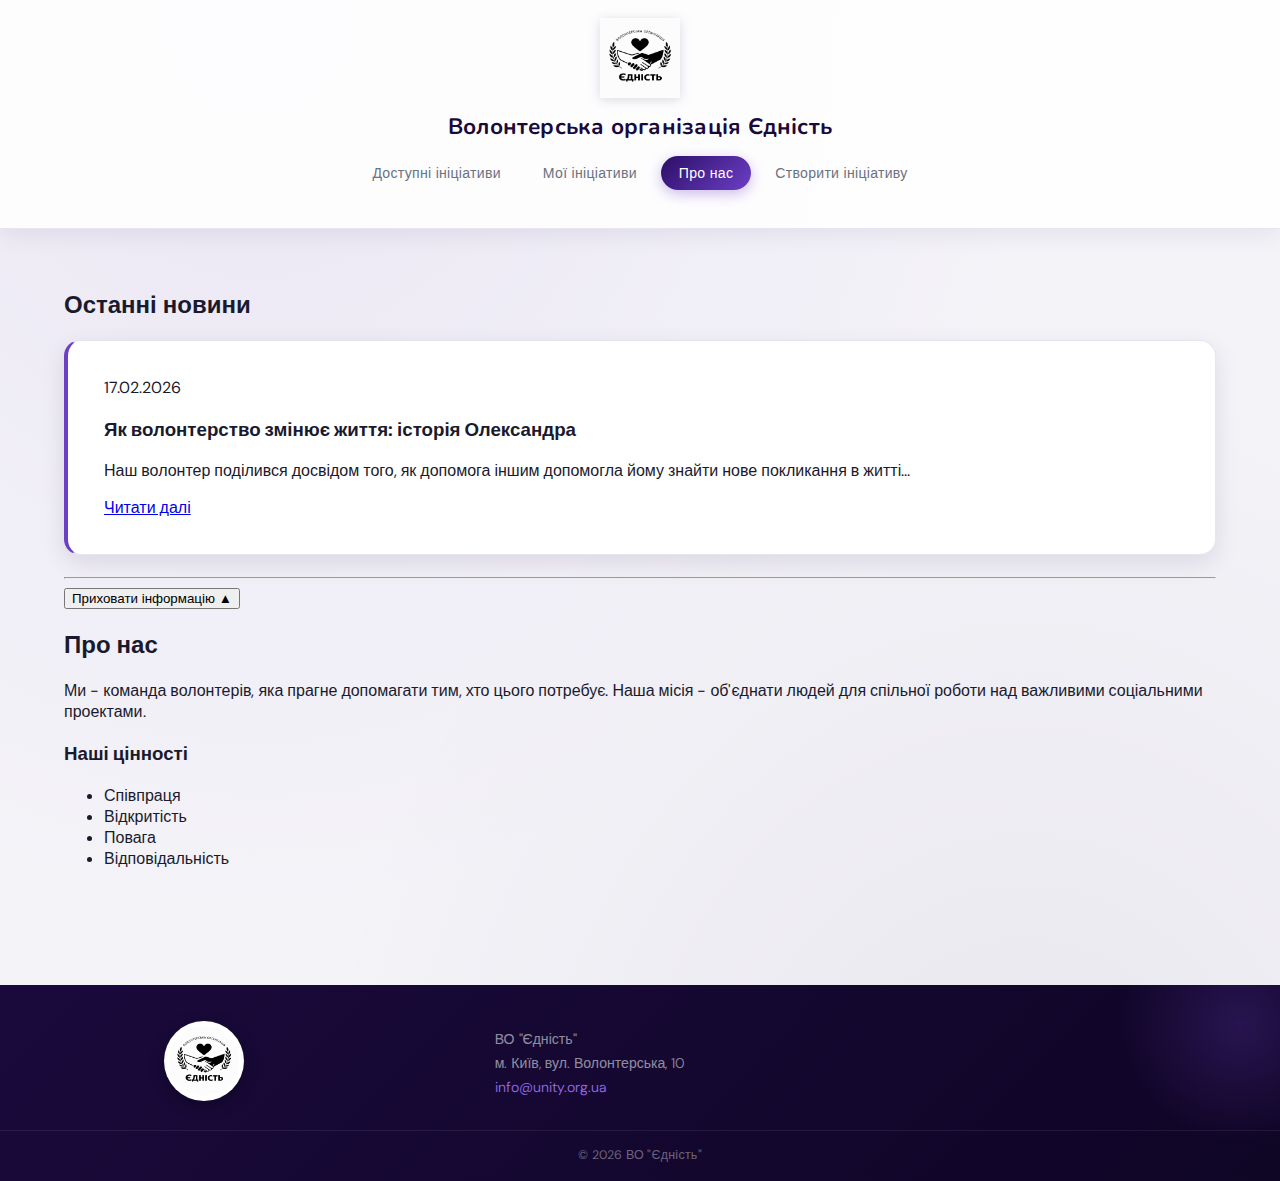
<file: index.html>
<!DOCTYPE html> 
<html lang="uk">
<head>
    <meta charset="UTF-8">
    <meta name="viewport" content="width=device-width, initial-scale=1.0">
    <title> ВО Єдність</title>
    <link rel="stylesheet" href="styles.css" />
</head>
<body>
    <header>
        <img src="logo1.png" alt="Логотип організації Єдність" width="100">
        <h1>Волонтерська організація Єдність</h1>
        <nav>
            <ul>
                <li><a href="projects.html">Доступні ініціативи</a></li>
                <li><a href="my-projects.html">Мої ініціативи</a></li>
                <li><a href="index.html" class="active">Про нас</a></li>
                <li><a href="form-initiative.html">Створити ініціативу</a></li>
            </ul>
        </nav>
    </header>

    <main>
        <section class="articles-section">
            <h2>Останні новини</h2>
            <article class="news-article">
                <span class="date">17.02.2026</span>
                <h3>Як волонтерство змінює життя: історія Олександра</h3>
                <p>Наш волонтер поділився досвідом того, як допомога іншим допомогла йому знайти нове покликання в житті...</p>
                <a href="news.html" class="read-more">Читати далі</a>
            </article>
        <hr>

        <button id="toggle-about-btn" class="toggle-btn">Приховати інформацію ▲</button>

        <section id="about">
            <h2>Про нас</h2>
            <p>Ми - команда волонтерів, яка прагне допомагати тим, хто цього потребує. Наша місія - об'єднати людей для спільної роботи над важливими соціальними проектами.</p>
            
            <h3>Наші цінності</h3>
            <ul class="values-list">
                <li>Співпраця</li>
                <li>Відкритість</li>
                <li>Повага</li>
                <li>Відповідальність</li>
            </ul>
        </section>
    </main>

    <footer>
        <div class="footer-container">
            <div class="footer-logo"><img src="logo1.png" alt="Лого"></div>
            <div class="footer-info">
                <p><strong>ВО "Єдність"</strong></p>
                <p>м. Київ, вул. Волонтерська, 10</p>
                <p><a href="mailto:info@unity.org.ua">info@unity.org.ua</a></p>
            </div>
        </div>
        <div class="footer-bottom">&copy; 2026 ВО "Єдність"</div>
    </footer>

    <script src="script.js"></script>
</body>
</html>
</file>
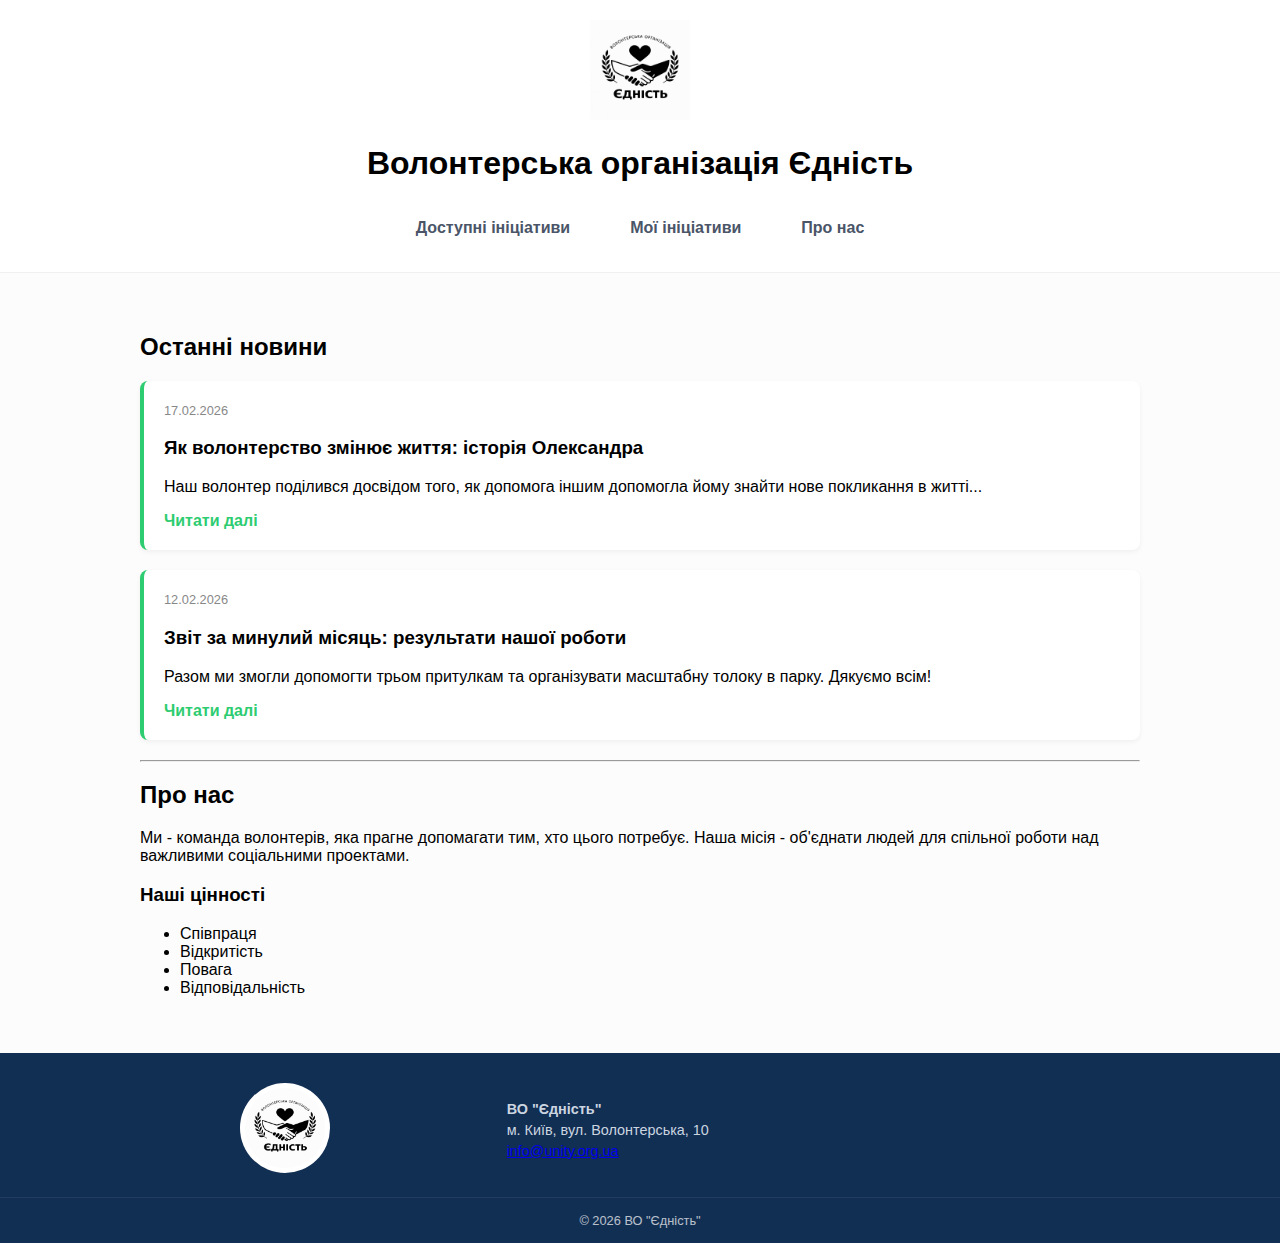
<file: laba1/index.html>
<!DOCTYPE html> 
<html lang="uk">
<head>
    <meta charset="UTF-8">
    <meta name="viewport" content="width=device-width, initial-scale=1.0">
    <title> ВО Єдність</title>
    <link rel="stylesheet" href="styles.css" />
</head>
<body>
    <header>
        <img src="logo1.png" alt="Логотип організації Єдність" width="100">
        <h1>Волонтерська організація Єдність</h1>
        <nav>
            <ul>
                <li><a href="projects.html">Доступні ініціативи</a></li>
                <li><a href="my-projects.html">Мої ініціативи</a></li>
                <li><a href="#about">Про нас</a></li>
            </ul>
        </nav>
    </header>

    <main>
        <section class="articles-section">
            <h2>Останні новини</h2>
            <article class="news-article">
                <span class="date">17.02.2026</span>
                <h3>Як волонтерство змінює життя: історія Олександра</h3>
                <p>Наш волонтер поділився досвідом того, як допомога іншим допомогла йому знайти нове покликання в житті...</p>
                <a href="#" class="read-more">Читати далі</a>
            </article>

            <article class="news-article">
                <span class="date">12.02.2026</span>
                <h3>Звіт за минулий місяць: результати нашої роботи</h3>
                <p>Разом ми змогли допомогти трьом притулкам та організувати масштабну толоку в парку. Дякуємо всім!</p>
                <a href="#" class="read-more">Читати далі</a>
            </article>
        </section>

        <hr>

        <section id="about">
            <h2>Про нас</h2>
            <p>Ми - команда волонтерів, яка прагне допомагати тим, хто цього потребує. Наша місія - об'єднати людей для спільної роботи над важливими соціальними проектами.</p>
            
            <h3>Наші цінності</h3>
            <ul class="values-list">
                <li>Співпраця</li>
                <li>Відкритість</li>
                <li>Повага</li>
                <li>Відповідальність</li>
            </ul>
        </section>
    </main>

    <footer>
        <div class="footer-container">
            <div class="footer-logo"><img src="logo1.png" alt="Лого"></div>
            <div class="footer-info">
                <p><strong>ВО "Єдність"</strong></p>
                <p>м. Київ, вул. Волонтерська, 10</p>
                <p><a href="mailto:info@unity.org.ua">info@unity.org.ua</a></p>
            </div>
        </div>
        <div class="footer-bottom">&copy; 2026 ВО "Єдність"</div>
    </footer>
</body>
</html>
</file>
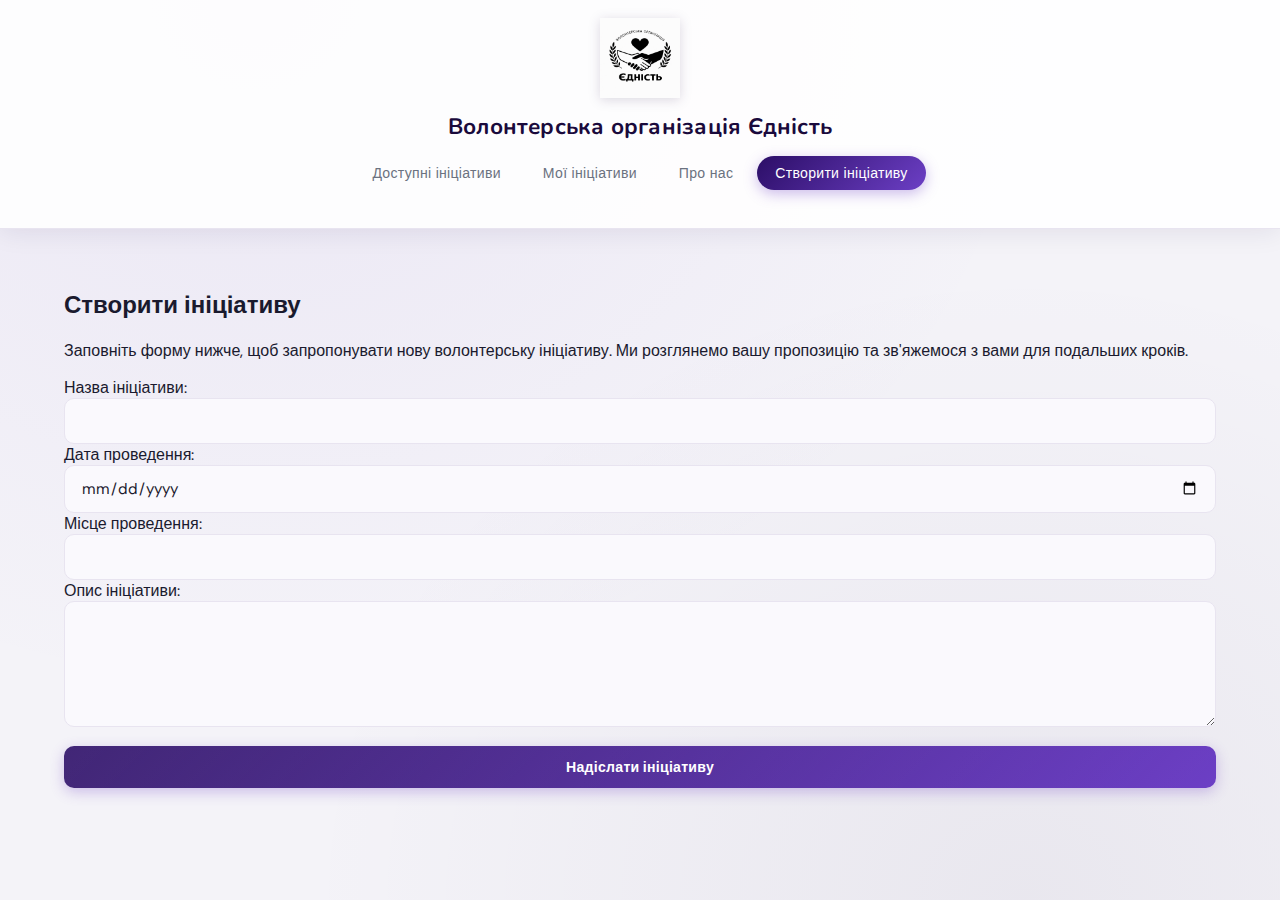
<file: form-initiative.html>
<!DOCTYPE html>
<html lang="uk">
<head>
    <meta charset="UTF-8">
    <meta name="viewport" content="width=device-width, initial-scale=1.0">
    <title>Створити ініціативу | ВО Єдність</title>
    <link rel="stylesheet" href="styles.css">
</head>
<body>

<header>
    <img src="logo1.png" alt="Логотип організації" width="100">
    <h1>Волонтерська організація Єдність</h1>
    <nav>
        <ul>
            <li><a href="projects.html">Доступні ініціативи</a></li>
            <li><a href="my-projects.html">Мої ініціативи</a></li>
            <li><a href="index.html">Про нас</a></li>
            <li><a href = "form-initiative.html" class="active">Створити ініціативу</a></li>
        </ul>
    </nav>
</header>
 <main>
        <section class="articles-section">
            <h2>Створити ініціативу</h2>
            <p>Заповніть форму нижче, щоб запропонувати нову волонтерську ініціативу. Ми розглянемо вашу пропозицію та зв'яжемося з вами для подальших кроків.</p>

            <form class="initiative-form">
                <label for="title">Назва ініціативи:</label>
                <input type="text" id="title" name="title" required>

                <label for="date">Дата проведення:</label>
                <input type="date" id="date" name="date" required>

                <label for="location">Місце проведення:</label>
                <input type="text" id="location" name="location" required>

                <label for="description">Опис ініціативи:</label>
                <textarea id="description" name="description" rows="5" required></textarea>

                <button type="submit" class="submit-btn">Надіслати ініціативу</button>
            </form>
</file>
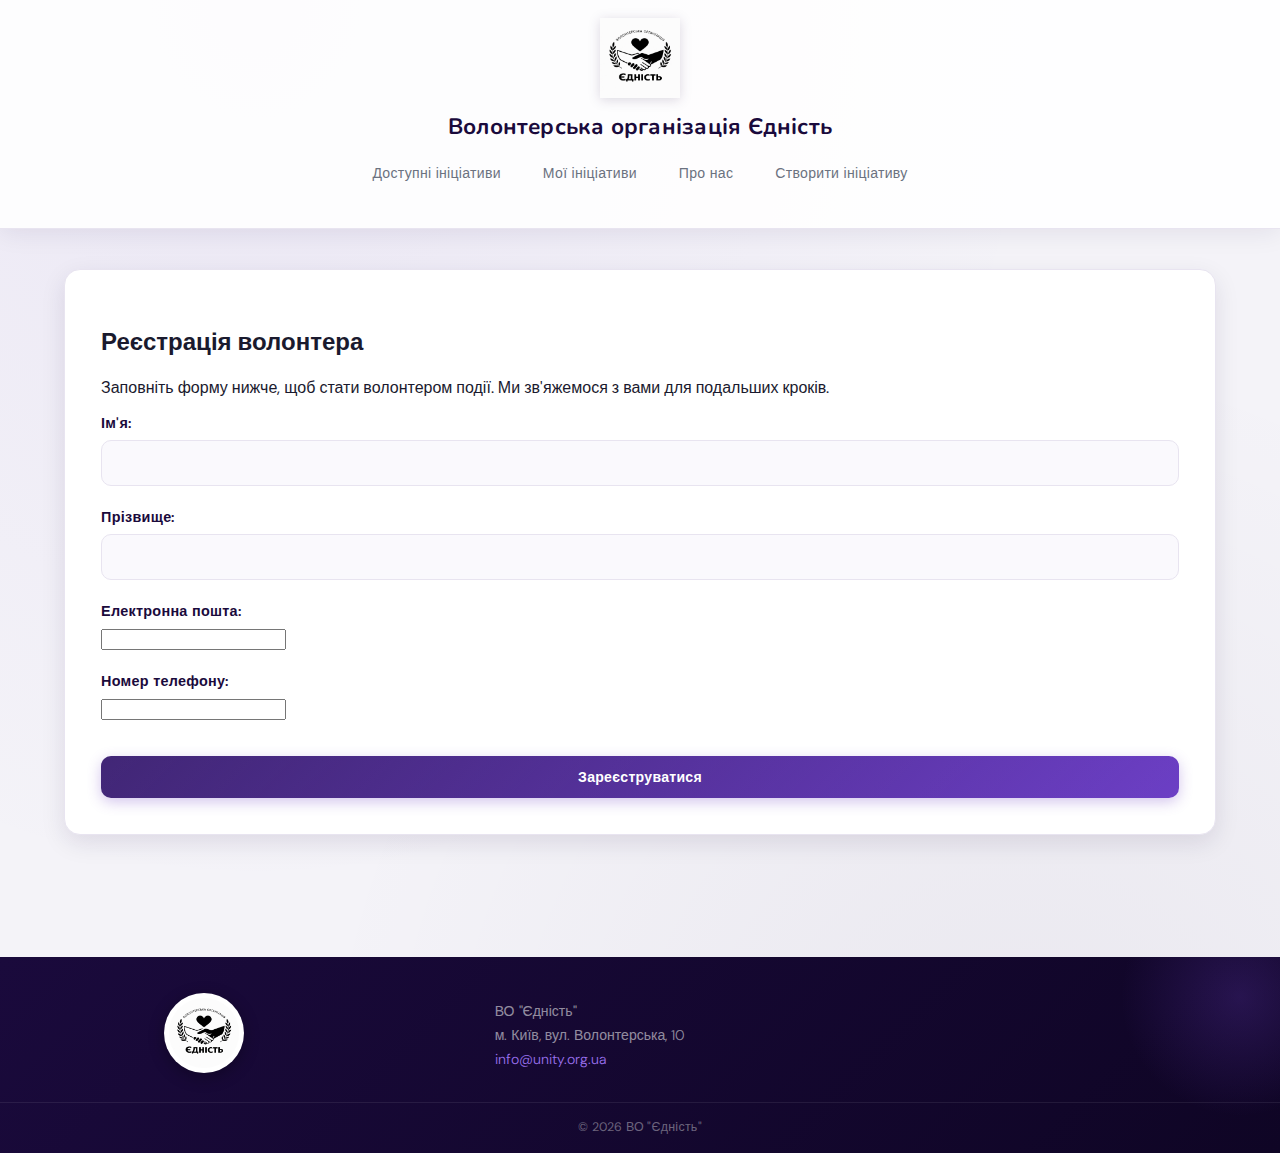
<file: form-registr.html>
<!DOCTYPE html> 
<html lang="uk">
<head>
    <meta charset="UTF-8">
    <meta name="viewport" content="width=device-width, initial-scale=1.0">
    <title>Реєстрація волонтера | ВО Єдність</title>
    <link rel="stylesheet" href="styles.css" />
</head>
<body>
    <header>
        <img src="logo1.png" alt="Логотип організації Єдність" width="100">
        <h1>Волонтерська організація Єдність</h1>
        <nav>
            <ul>
                <li><a href="projects.html">Доступні ініціативи</a></li>
                <li><a href="my-projects.html">Мої ініціативи</a></li>
                <li><a href="index.html">Про нас</a></li>
                <li><a href="form-initiative.html">Створити ініціативу</a></li>
            </ul>
        </nav>
    </header>

    <main>
        <section class="create-initiative-section">
            <h2>Реєстрація волонтера</h2>
            <p>Заповніть форму нижче, щоб стати волонтером події. Ми зв'яжемося з вами для подальших кроків.</p>

            <!-- Назва ініціативи підтягується автоматично через JS -->
            <div id="initiative-info"></div>

            <form class="registration-form initiative-form">
                <div class="form-group">
                    <label for="name">Ім'я:</label>
                    <input type="text" id="name" name="name">
                </div>
                <div class="form-group">
                    <label for="surname">Прізвище:</label>
                    <input type="text" id="surname" name="surname">
                </div>
                <div class="form-group">
                    <label for="email">Електронна пошта:</label>
                    <input type="email" id="email" name="email">
                </div>
                <div class="form-group">
                    <label for="phone">Номер телефону:</label>
                    <input type="tel" id="phone" name="phone">
                </div>
                <button type="submit" class="submit-btn">Зареєструватися</button>
            </form>

            <div id="form-result"></div>
        </section>
    </main>

    <footer>
        <div class="footer-container">
            <div class="footer-logo"><img src="logo1.png" alt="Лого"></div>
            <div class="footer-info">
                <p><strong>ВО "Єдність"</strong></p>
                <p>м. Київ, вул. Волонтерська, 10</p>
                <p><a href="mailto:info@unity.org.ua">info@unity.org.ua</a></p>
            </div>
        </div>
        <div class="footer-bottom">&copy; 2026 ВО "Єдність"</div>
    </footer>

    <script src="script.js"></script>
    <script>
        // Читаємо id ініціативи з URL: ?id=count-0
        const params = new URLSearchParams(window.location.search);
        const initiativeId = params.get('id');

        // Показуємо назву ініціативи якщо id є
        const initiative = allInitiatives.find(item => item.id === initiativeId);
        const infoBlock = document.getElementById('initiative-info');
        if (initiative) {
            infoBlock.innerHTML = `
                <div class="joined-badge" style="margin-bottom: 20px; font-size: 0.95rem; padding: 10px 18px;">
                    📋 Ви реєструєтесь на: <strong>${initiative.title}</strong>
                </div>
            `;
        }

        // Валідація і збереження форми
        const form = document.querySelector('.registration-form');
        form.addEventListener('submit', function (e) {
            e.preventDefault();

            const name = document.getElementById('name').value.trim();
            const surname = document.getElementById('surname').value.trim();
            const email = document.getElementById('email').value.trim();
            const phone = document.getElementById('phone').value.trim();

            const fields = [
                { value: name, name: "Ім'я" },
                { value: surname, name: 'Прізвище' },
                { value: email, name: 'Електронна пошта' },
                { value: phone, name: 'Номер телефону' }
            ];

            let errorMessage = '';
            for (let i = 0; i < fields.length; i++) {
                if (fields[i].value === '') {
                    errorMessage = `Будь ласка, заповніть поле: "${fields[i].name}"`;
                    break;
                }
            }

            const resultBox = document.getElementById('form-result');

            if (errorMessage) {
                resultBox.innerHTML = `<div class="form-error">⚠️ ${errorMessage}</div>`;
                return;
            }

            // Якщо є id ініціативи — зберігаємо її в MyProject і joinedIds
            if (initiativeId && initiative) {
                const MyProject = JSON.parse(localStorage.getItem('MyProject')) || [];
                if (!MyProject.includes(initiative.title)) {
                    MyProject.push(initiative.title);
                    localStorage.setItem('MyProject', JSON.stringify(MyProject));
                }

                const joinedIds = getJoinedIds();
                if (!joinedIds.includes(initiativeId)) {
                    joinedIds.push(initiativeId);
                    localStorage.setItem('joinedIds', JSON.stringify(joinedIds));
                }

                const volunteersCount = getVolunteersCount();
                if (volunteersCount[initiativeId] === undefined) {
                    volunteersCount[initiativeId] = Math.max(0, initiative.volunteers - 1);
                } else {
                    volunteersCount[initiativeId] = Math.max(0, volunteersCount[initiativeId] - 1);
                }
                localStorage.setItem('volunteersCount', JSON.stringify(volunteersCount));
            }

            resultBox.innerHTML = `
                <div class="form-success">
                    <h3>✅ Реєстрацію підтверджено!</h3>
                    <p><strong>Ім'я:</strong> ${name} ${surname}</p>
                    <p><strong>Email:</strong> ${email}</p>
                    <p><strong>Телефон:</strong> ${phone}</p>
                    ${initiative ? `<p><strong>Ініціатива:</strong> ${initiative.title}</p>` : ''}
                    <p style="margin-top: 14px;">Картка з'явилась у розділі <a href="my-projects.html" style="color: var(--accent); font-weight: 600;">Мої ініціативи</a> 🎉</p>
                </div>
            `;
            form.reset();
            form.style.display = 'none';
        });
    </script>
</body>
</html>
</file>
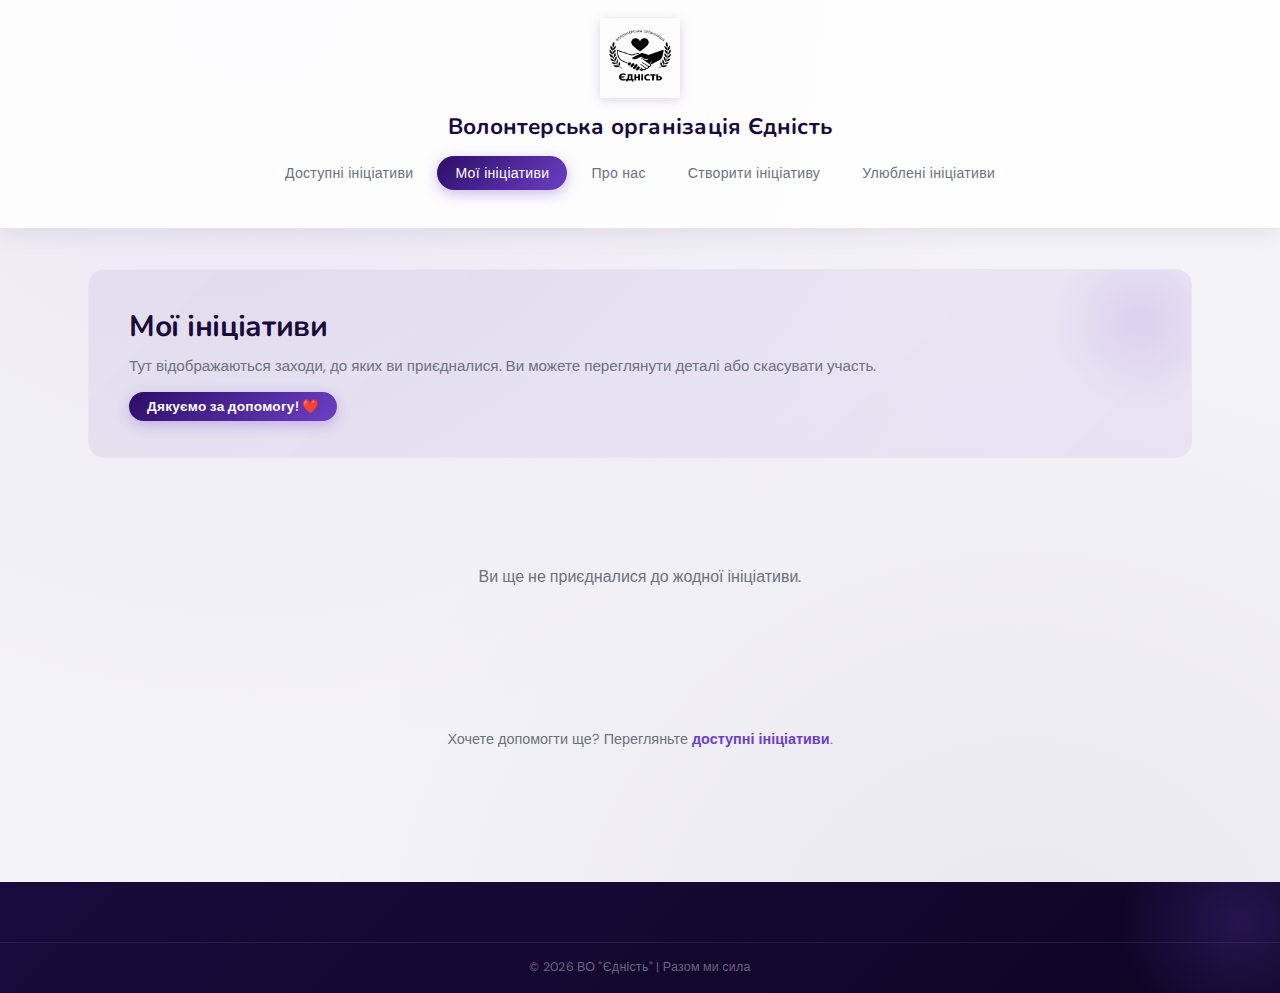
<file: my-projects.html>
<!DOCTYPE html>
<html lang="uk">
<head>
    <meta charset="UTF-8">
    <meta name="viewport" content="width=device-width, initial-scale=1.0">
    <title>Мої ініціативи | ВО Єдність</title>
    <link rel="stylesheet" href="styles.css">
</head>
<body>

<header>
    <img src="logo1.png" alt="Логотип" width="100">
    <h1>Волонтерська організація Єдність</h1>
    <nav>
        <ul>
            <li><a href="projects.html">Доступні ініціативи</a></li>
            <li><a href="my-projects.html" class="active">Мої ініціативи</a></li>
            <li><a href="index.html">Про нас</a></li>
            <li><a href="form-initiative.html">Створити ініціативу</a></li>
            <li><a href="favorites.html">Улюблені ініціативи</a></li>
        </ul>
    </nav>
</header>

<main>
    <section class="my-initiatives-section">
        <div class="my-initiatives-header">
            <h2>Мої ініціативи</h2>
            <p>Тут відображаються заходи, до яких ви приєдналися. Ви можете переглянути деталі або скасувати участь.</p>
            <span class="thanks-text">Дякуємо за допомогу! ❤️</span>
        </div>

        <div class="initiatives-grid" id="myList"></div>

        <div class="empty-state-hint">
            <p>Хочете допомогти ще? Перегляньте <a href="projects.html">доступні ініціативи</a>.</p>
        </div>
    </section>
</main>

<footer>
    <div class="footer-bottom">
        &copy; 2026 ВО "Єдність" | Разом ми сила
    </div>
</footer>

<script src="script.js"></script>
</body>
</html>
</file>
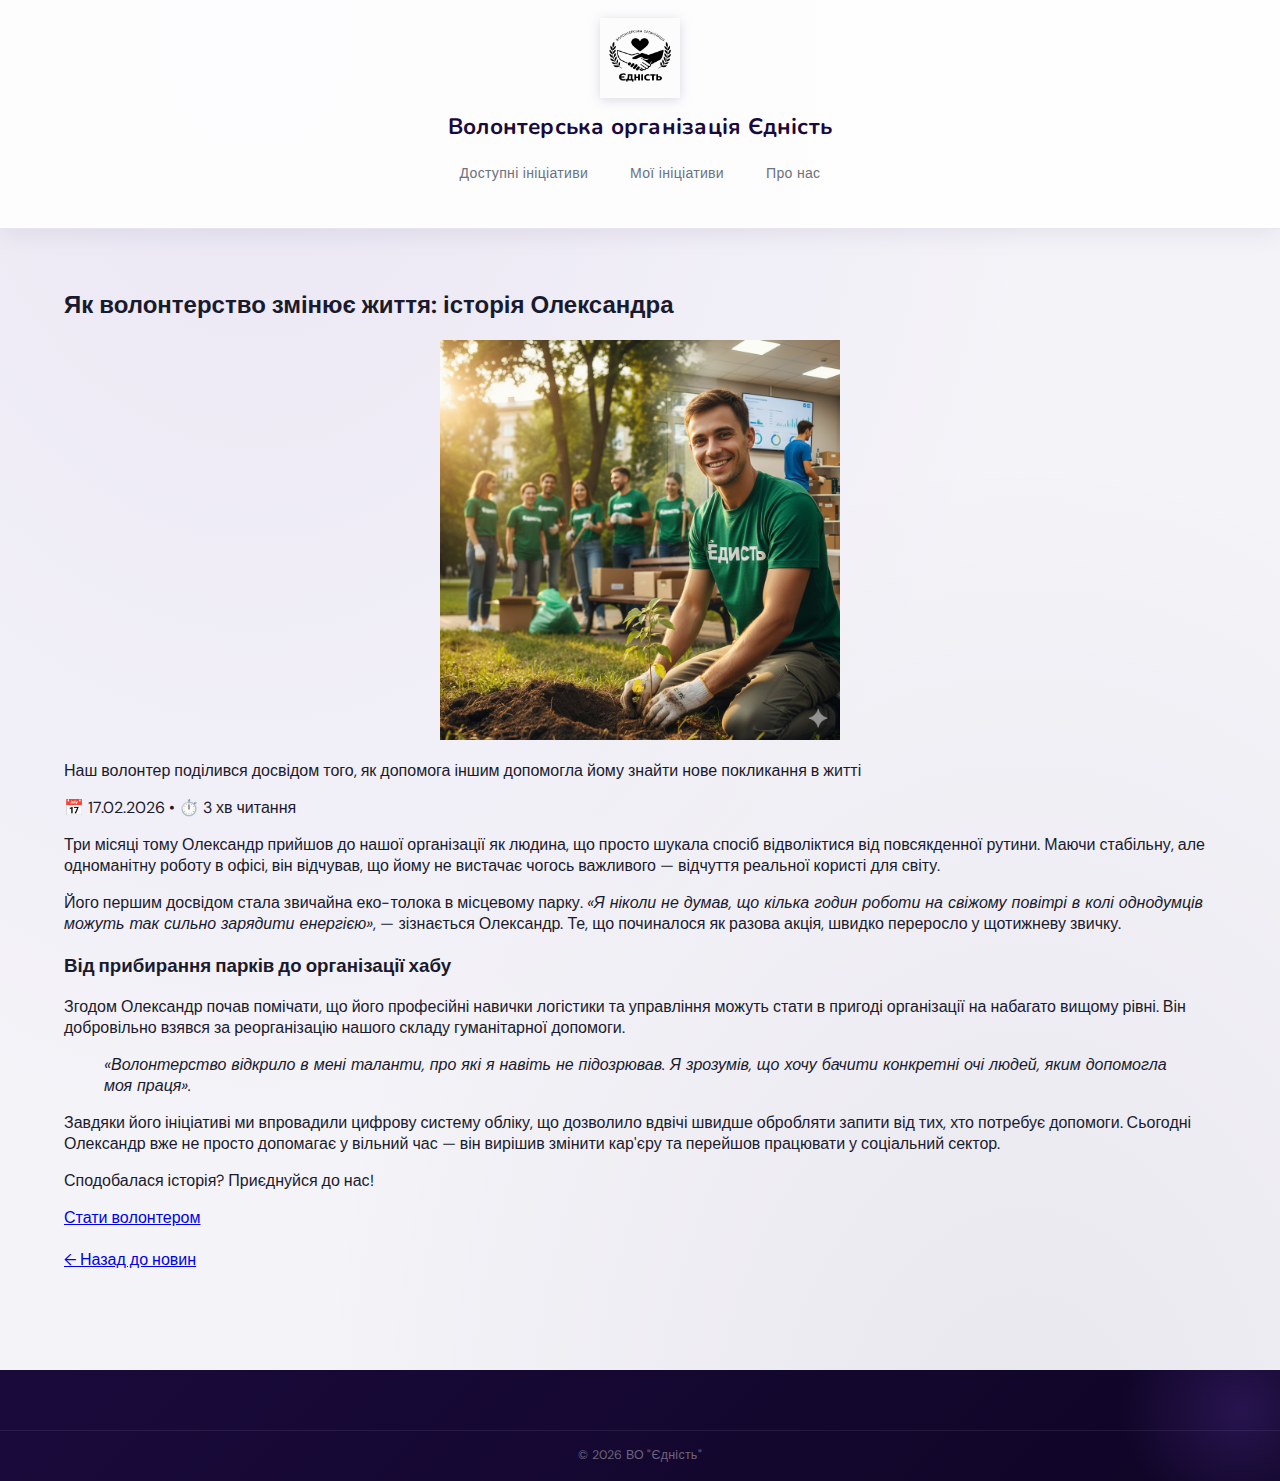
<file: news.html>
<!DOCTYPE html>
<html lang="uk">
<head>
    <meta charset="UTF-8">
    <meta name="viewport" content="width=device-width, initial-scale=1.0">
    <title>Історія Олександра | ВО Єдність</title>
    <link rel="stylesheet" href="styles.css">
</head>
<body>

<header>
    <img src="logo1.png" alt="Логотип" width="100">
    <h1>Волонтерська організація Єдність</h1>
    <nav>
        <ul>
            <li><a href="projects.html">Доступні ініціативи</a></li>
            <li><a href="my-projects.html">Мої ініціативи</a></li>
            <li><a href="index.html#about">Про нас</a></li>
        </ul>
    </nav>
</header>

<main class="article-page">
    <article class="reading-area">
      <div class="article-header">
    <h2>Як волонтерство змінює життя: історія Олександра</h2>
    <img src="art1.jpg" alt="Олександр на толоці" class="article-main-img" width="400" style="margin: 20px 0; display: block; margin-left: auto; margin-right: auto;">

            <p class="subtitle">Наш волонтер поділився досвідом того, як допомога іншим допомогла йому знайти нове покликання в житті</p>
            <div class="meta-info">
                <span>📅 17.02.2026</span> • <span>⏱️ 3 хв читання</span>
            </div>
        </div>

        <div class="article-body">
            <p>Три місяці тому Олександр прийшов до нашої організації як людина, що просто шукала спосіб відволіктися від повсякденної рутини. Маючи стабільну, але одноманітну роботу в офісі, він відчував, що йому не вистачає чогось важливого — відчуття реальної користі для світу.</p>
            
            <p>Його першим досвідом стала звичайна еко-толока в місцевому парку. <i>«Я ніколи не думав, що кілька годин роботи на свіжому повітрі в колі однодумців можуть так сильно зарядити енергією»</i>, — зізнається Олександр. Те, що починалося як разова акція, швидко переросло у щотижневу звичку.</p>

            <h3>Від прибирання парків до організації хабу</h3>
            <p>Згодом Олександр почав помічати, що його професійні навички логістики та управління можуть стати в пригоді організації на набагато вищому рівні. Він добровільно взявся за реорганізацію нашого складу гуманітарної допомоги.</p>
            
            <blockquote>
               <i> «Волонтерство відкрило в мені таланти, про які я навіть не підозрював. Я зрозумів, що хочу бачити конкретні очі людей, яким допомогла моя праця».</i>    
            </blockquote>

            <p>Завдяки його ініціативі ми впровадили цифрову систему обліку, що дозволило вдвічі швидше обробляти запити від тих, хто потребує допомоги. Сьогодні Олександр вже не просто допомагає у вільний час — він вирішив змінити кар'єру та перейшов працювати у соціальний сектор.</p>
        </div>

        <div class="article-footer">
            <p>Сподобалася історія? Приєднуйся до нас!</p>
            <a href="projects.html" class="cta-button">Стати волонтером</a>
            <br><br>
            <a href="index.html" class="back-link">← Назад до новин</a>
        </div>
    </article>
</main>

<footer>
    <div class="footer-bottom">&copy; 2026 ВО "Єдність"</div>
</footer>

</body>
</html>
</file>
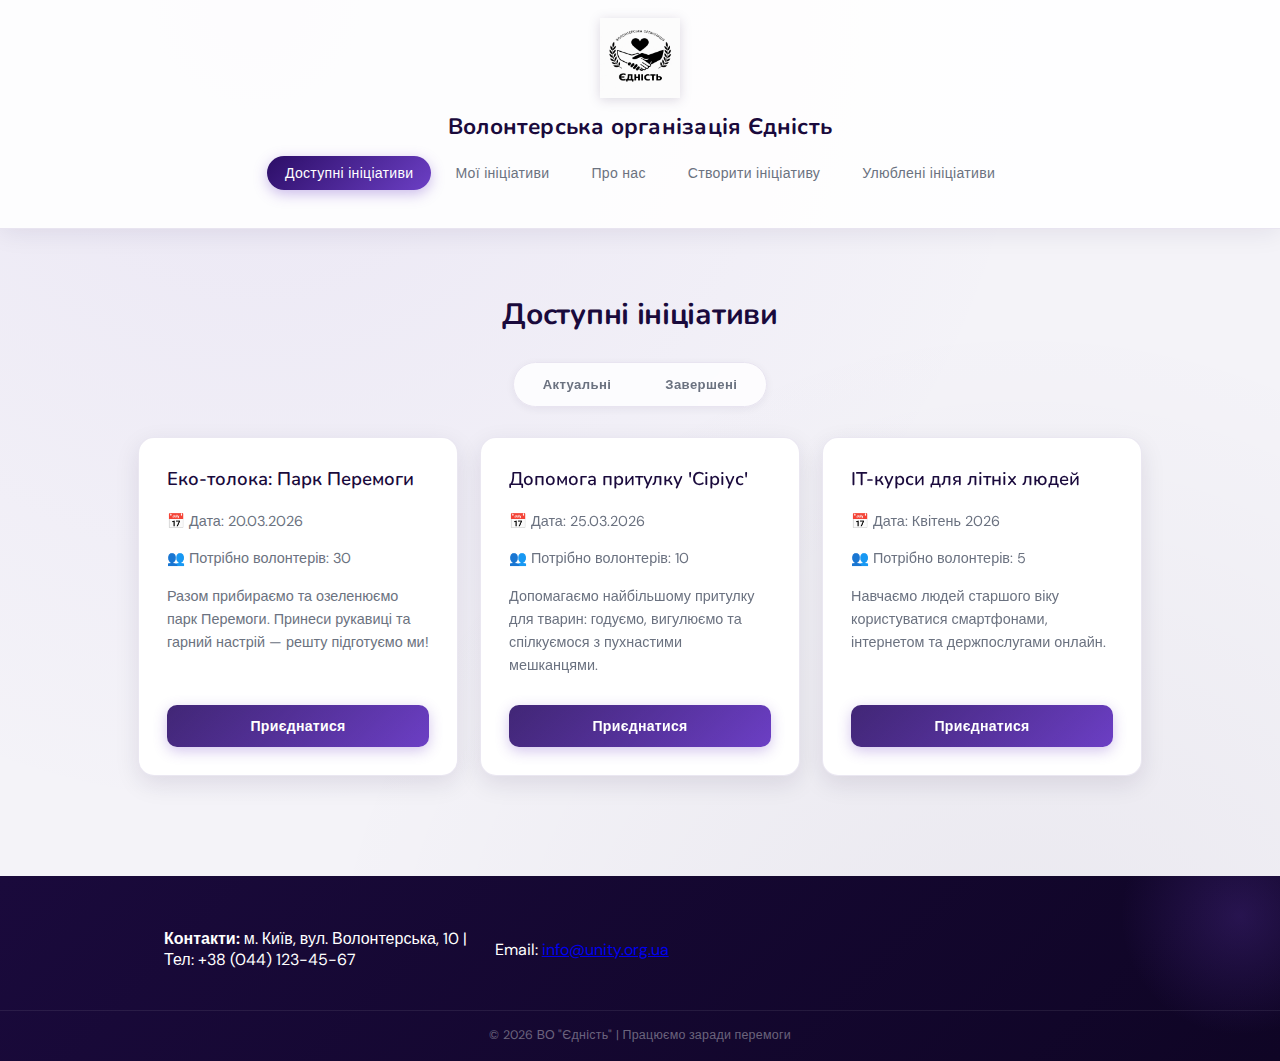
<file: projects.html>
<!DOCTYPE html>
<html lang="uk">
<head>
    <meta charset="UTF-8">
    <meta name="viewport" content="width=device-width, initial-scale=1.0">
    <title>Доступні ініціативи | ВО Єдність</title>
    <link rel="stylesheet" href="styles.css">
    <style>
        .card-title-row {
            display: flex;
            justify-content: space-between;
            align-items: flex-start;
            gap: 8px;
        }
        .card-title-row h3 {
            margin: 0;
            flex: 1;
        }
        .heart-btn {
            background: none;
            border: none;
            font-size: 1.4rem;
            cursor: pointer;
            padding: 2px 4px;
            line-height: 1;
            transition: transform 0.2s ease;
            flex-shrink: 0;
        }
        .heart-btn:hover { transform: scale(1.2); }
    </style>
</head>
<body>

<header>
    <img src="logo1.png" alt="Логотип організації" width="100">
    <h1>Волонтерська організація Єдність</h1>
    <nav>
        <ul>
            <li><a href="projects.html" class="active">Доступні ініціативи</a></li>
            <li><a href="my-projects.html">Мої ініціативи</a></li>
            <li><a href="index.html">Про нас</a></li>
            <li><a href="form-initiative.html">Створити ініціативу</a></li>
            <li><a href="favorites.html">Улюблені ініціативи</a></li>
        </ul>
    </nav>
</header>

<main>
    <section class="initiatives-header" style="text-align: center;">
        <h2>Доступні ініціативи</h2>
        <div class="filter-controls">
            <button id="btn-active" onclick="filterProjects('active')" class="filter-btn">Актуальні</button>
            <button id="btn-completed" onclick="filterProjects('completed')" class="filter-btn">Завершені</button>
        </div>
    </section>
    <div id="projects-container" class="initiatives-grid"></div>
</main>

<footer>
    <div class="footer-container">
        <p><strong>Контакти:</strong> м. Київ, вул. Волонтерська, 10 | Тел: +38 (044) 123-45-67</p>
        <p>Email: <a href="mailto:info@unity.org.ua">info@unity.org.ua</a></p>
    </div>
    <div class="footer-bottom">
        &copy; 2026 ВО "Єдність" | Працюємо заради перемоги
    </div>
</footer>

<script src="script.js"></script>
</body>
</html>
</file>
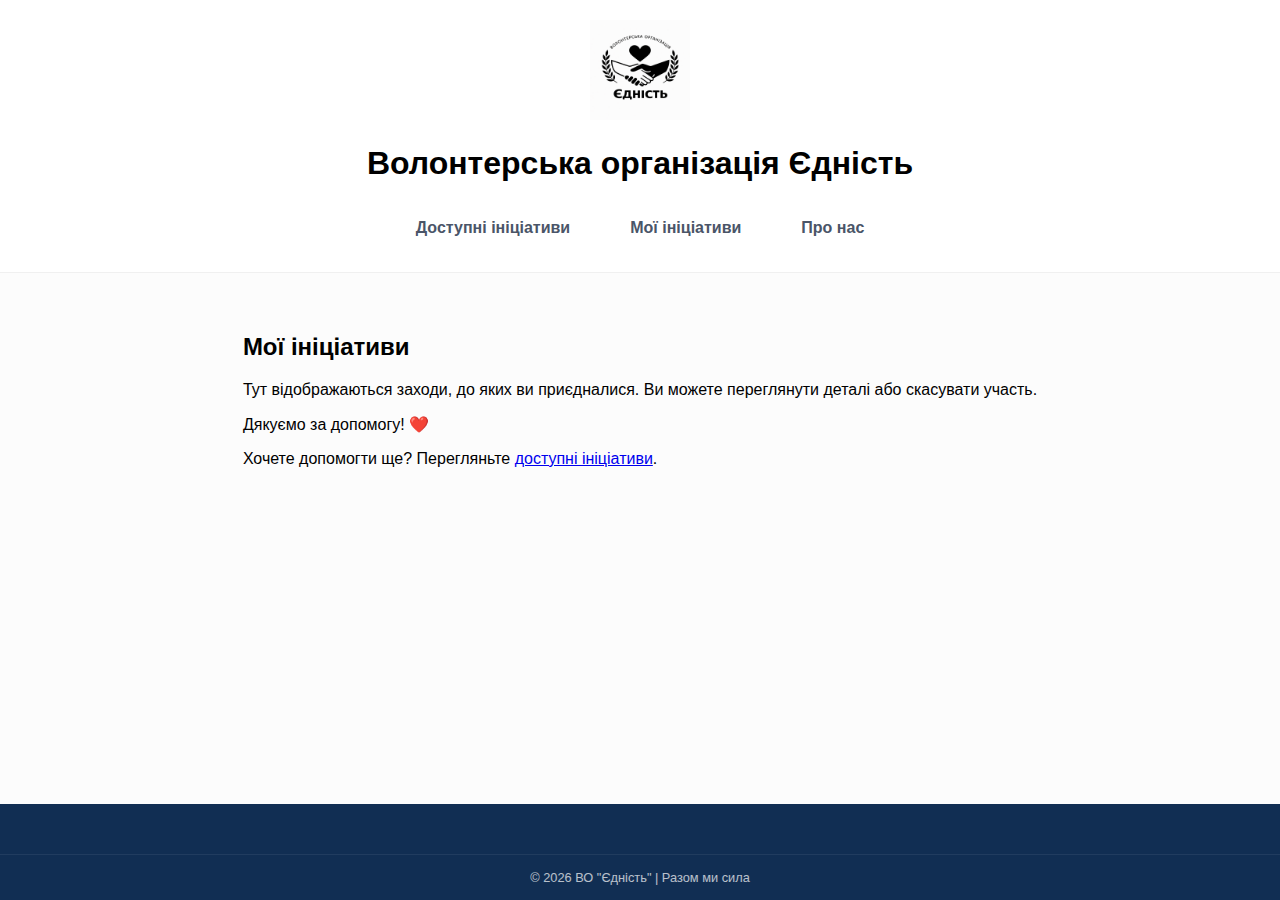
<file: laba1/my-projects.html>
<!DOCTYPE html>
<html lang="uk">
<head>
    <meta charset="UTF-8">
    <meta name="viewport" content="width=device-width, initial-scale=1.0">
    <title>Мої ініціативи | ВО Єдність</title>
    <link rel="stylesheet" href="styles.css">
</head>
<body>

<header>
    <img src="logo1.png" alt="Логотип" width="100">
    <h1>Волонтерська організація Єдність</h1>
    <nav>
        <ul>
            <li><a href="projects.html">Доступні ініціативи</a></li>
            <li><a href="my-projects.html" class="active">Мої ініціативи</a></li>
            <li><a href="index.html#about">Про нас</a></li>
        </ul>
    </nav>
</header>

<main>
    <section class="my-initiatives-section">
        <h2>Мої ініціативи</h2>
        <p>Тут відображаються заходи, до яких ви приєдналися. Ви можете переглянути деталі або скасувати участь.</p>
                    <span class="thanks-text">Дякуємо за допомогу! ❤️</span>
                </div>
            </div>
        </div>

        <div class="empty-state-hint">
            <p>Хочете допомогти ще? Перегляньте <a href="projects.html">доступні ініціативи</a>.</p>
        </div>
    </section>
</main>

<footer>
    <div class="footer-bottom">
        &copy; 2026 ВО "Єдність" | Разом ми сила
    </div>
</footer>

</body>
</html>
</file>
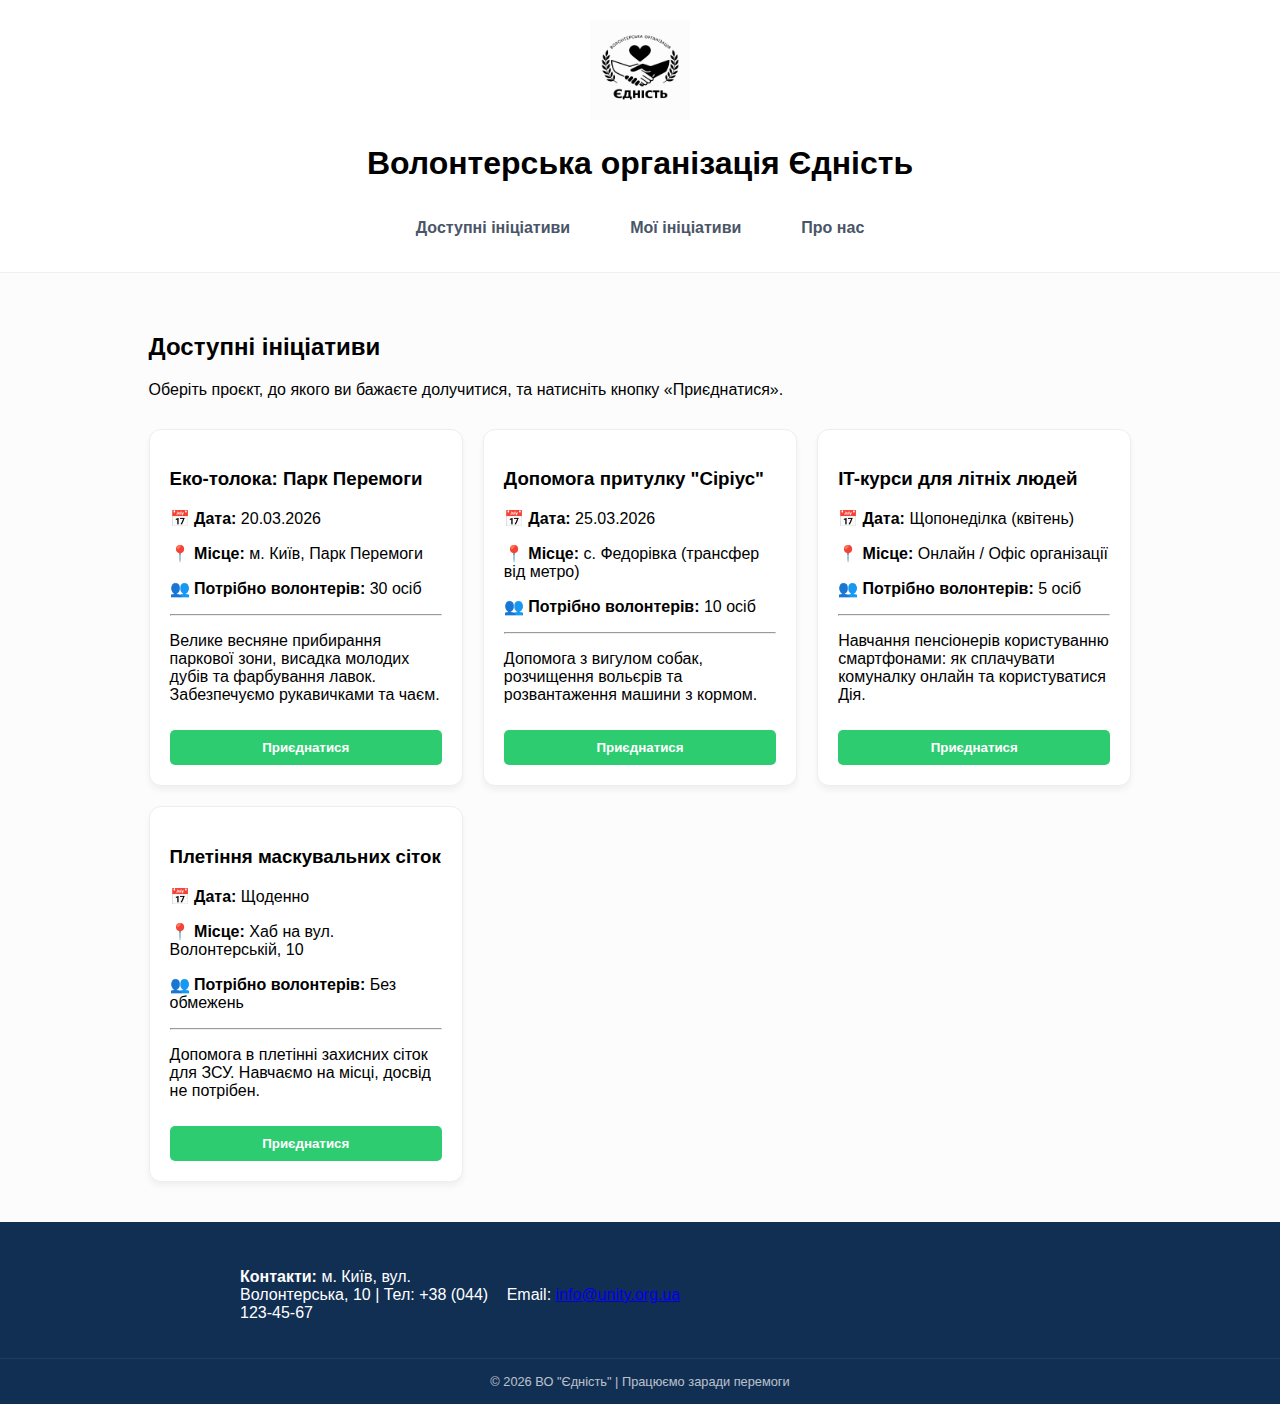
<file: laba1/projects.html>
<!DOCTYPE html>
<html lang="uk">
<head>
    <meta charset="UTF-8">
    <meta name="viewport" content="width=device-width, initial-scale=1.0">
    <title>Доступні ініціативи | ВО Єдність</title>
    <link rel="stylesheet" href="styles.css">
</head>
<body>

<header>
    <img src="logo1.png" alt="Логотип організації" width="100">
    <h1>Волонтерська організація Єдність</h1>
    <nav>
        <ul>
            <li><a href="projects.html" class="active">Доступні ініціативи</a></li>
            <li><a href="my-projects.html">Мої ініціативи</a></li>
            <li><a href="index.html#about">Про нас</a></li>
        </ul>
    </nav>
</header>

<main>
    <section class="initiatives-header">
        <h2>Доступні ініціативи</h2>
        <p>Оберіть проєкт, до якого ви бажаєте долучитися, та натисніть кнопку «Приєднатися».</p>
    </section>

    <div class="initiatives-grid">
        
        <article class="card">
            <div class="card-content">
                <h3>Еко-толока: Парк Перемоги</h3>
                <p class="info-row"><strong>📅 Дата:</strong> 20.03.2026</p>
                <p class="info-row"><strong>📍 Місце:</strong> м. Київ, Парк Перемоги</p>
                <p class="info-row"><strong>👥 Потрібно волонтерів:</strong> 30 осіб</p>
                <hr>
                <p class="description">Велике весняне прибирання паркової зони, висадка молодих дубів та фарбування лавок. Забезпечуємо рукавичками та чаєм.</p>
            </div>
            <button class="join-btn">Приєднатися</button>
        </article>

        <article class="card">
            <div class="card-content">
                <h3>Допомога притулку "Сіріус"</h3>
                <p class="info-row"><strong>📅 Дата:</strong> 25.03.2026</p>
                <p class="info-row"><strong>📍 Місце:</strong> с. Федорівка (трансфер від метро)</p>
                <p class="info-row"><strong>👥 Потрібно волонтерів:</strong> 10 осіб</p>
                <hr>
                <p class="description">Допомога з вигулом собак, розчищення вольєрів та розвантаження машини з кормом.</p>
            </div>
            <button class="join-btn">Приєднатися</button>
        </article>

        <article class="card">
            <div class="card-content">
                <h3>IT-курси для літніх людей</h3>
                <p class="info-row"><strong>📅 Дата:</strong> Щопонеділка (квітень)</p>
                <p class="info-row"><strong>📍 Місце:</strong> Онлайн / Офіс організації</p>
                <p class="info-row"><strong>👥 Потрібно волонтерів:</strong> 5 осіб</p>
                <hr>
                <p class="description">Навчання пенсіонерів користуванню смартфонами: як сплачувати комуналку онлайн та користуватися Дія.</p>
            </div>
            <button class="join-btn">Приєднатися</button>
        </article>

        <article class="card">
            <div class="card-content">
                <h3>Плетіння маскувальних сіток</h3>
                <p><strong>📅 Дата:</strong> Щоденно</p>
                <p><strong>📍 Місце:</strong> Хаб на вул. Волонтерській, 10</p>
                <p><strong>👥 Потрібно волонтерів:</strong> Без обмежень</p>
                <hr>
                <p class="description">Допомога в плетінні захисних сіток для ЗСУ. Навчаємо на місці, досвід не потрібен.</p>
            </div>
            <button class="join-btn">Приєднатися</button>
        </article>

    </div>
</main>

<footer>
    <div class="footer-container">
        <p><strong>Контакти:</strong> м. Київ, вул. Волонтерська, 10 | Тел: +38 (044) 123-45-67</p>
        <p>Email: <a href="mailto:info@unity.org.ua">info@unity.org.ua</a></p>
    </div>
    <div class="footer-bottom">
        &copy; 2026 ВО "Єдність" | Працюємо заради перемоги
    </div>
</footer>

</body>
</html>
</file>
<file: styles.css>
@import url('https://fonts.googleapis.com/css2?family=Nunito:wght@400;500;600;700;800&family=DM+Sans:wght@300;400;500;600&display=swap');

:root {
    --primary: #1a0a3c;
    --primary-mid: #2c0e67;
    --accent: #6c3fc5;
    --accent-light: #9b72ef;
    --surface: #ffffff;
    --bg: #f4f3f8;
    --bg-card: #ffffff;
    --text-main: #1a1a2e;
    --text-muted: #6b7280;
    --text-light: #9ca3af;
    --border: #e8e4f0;
    --shadow-sm: 0 2px 8px rgba(26, 10, 60, 0.06);
    --shadow-md: 0 8px 24px rgba(26, 10, 60, 0.1);
    --shadow-lg: 0 20px 50px rgba(26, 10, 60, 0.15);
    --radius: 16px;
    --radius-sm: 10px;
    --radius-pill: 50px;
}

* { box-sizing: border-box; }

body {
    font-family: 'DM Sans', sans-serif;
    margin: 0;
    padding: 0;
    display: flex;
    flex-direction: column;
    min-height: 100vh;
    background-color: var(--bg);
    background-image:
        radial-gradient(ellipse at 20% 0%, rgba(108, 63, 197, 0.07) 0%, transparent 55%),
        radial-gradient(ellipse at 80% 100%, rgba(26, 10, 60, 0.05) 0%, transparent 50%);
    color: var(--text-main);
}

header {
    background: rgba(255, 255, 255, 0.88);
    padding: 18px 40px;
    text-align: center;
    border-bottom: 1px solid var(--border);
    position: static;
    box-shadow: 0 4px 24px rgba(26, 10, 60, 0.08);
}

header img {
    max-width: 80px;
    filter: drop-shadow(0 2px 6px rgba(26,10,60,0.15));
}

header h1 {
    font-family: 'Nunito', sans-serif;
    font-size: 1.4rem;
    color: var(--primary);
    margin: 8px 0 0;
    font-weight: 700;
    letter-spacing: 0.01em;
}

nav {
    background: transparent;
    padding: 14px 0 20px 0;
}

nav ul {
    list-style: none;
    margin: 0;
    padding: 0;
    display: flex;
    justify-content: center;
    gap: 6px;
}

nav ul li a {
    text-decoration: none;
    color: var(--text-muted);
    font-weight: 500;
    font-size: 0.88rem;
    padding: 8px 18px;
    transition: all 0.3s cubic-bezier(0.4, 0, 0.2, 1);
    border-radius: var(--radius-pill);
    display: inline-block;
    letter-spacing: 0.02em;
}

nav ul li a:hover {
    background-color: rgba(108, 63, 197, 0.08);
    color: var(--accent);
}

nav ul li a.active {
    color: #ffffff !important;
    background: linear-gradient(135deg, var(--primary-mid), var(--accent)) !important;
    box-shadow: 0 4px 14px rgba(108, 63, 197, 0.35);
}

.filter-controls {
    display: flex !important;
    flex-direction: row !important;
    justify-content: center !important;
    align-items: center !important;
    gap: 6px !important;
    margin: 28px auto !important;
    padding: 5px !important;
    width: fit-content !important;
    background: rgba(255,255,255,0.8) !important;
    backdrop-filter: blur(10px) !important;
    border-radius: var(--radius-pill) !important;
    border: 1px solid var(--border) !important;
    box-shadow: var(--shadow-sm) !important;
}

.filter-controls button {
    all: unset !important;
    cursor: pointer !important;
    padding: 8px 24px !important;
    font-family: 'DM Sans', sans-serif !important;
    font-size: 0.82rem !important;
    font-weight: 600 !important;
    letter-spacing: 0.03em !important;
    border-radius: var(--radius-pill) !important;
    transition: all 0.3s cubic-bezier(0.23, 1, 0.32, 1) !important;
    display: inline-flex !important;
    align-items: center !important;
    justify-content: center !important;
    white-space: nowrap !important;
    background: transparent !important;
    color: var(--text-muted) !important;
    box-shadow: none !important;
}

.filter-btn--active {
    background: linear-gradient(135deg, var(--primary), var(--accent)) !important;
    color: #ffffff !important;
    box-shadow: 0 4px 14px rgba(108, 63, 197, 0.4) !important;
}

.filter-controls button:not(.filter-btn--active):hover {
    background: rgba(108, 63, 197, 0.08) !important;
    color: var(--accent) !important;
    transform: translateY(-1px) !important;
}

.filter-btn--active:hover {
    filter: brightness(1.08) !important;
    transform: translateY(-1px) !important;
    box-shadow: 0 6px 20px rgba(108, 63, 197, 0.5) !important;
}

.filter-controls button:active {
    transform: scale(0.97) !important;
}

main {
    flex: 1;
    max-width: 1200px;
    margin: 40px auto;
    padding: 0 24px;
    width: 100%;
}

.initiatives-header h2 {
    font-family: 'Nunito', sans-serif;
    font-size: 1.85rem;
    color: var(--primary);
    font-weight: 700;
    margin-bottom: 4px;
    letter-spacing: -0.01em;
}

.initiatives-grid {
    display: flex;
    flex-direction: row;
    flex-wrap: wrap;
    justify-content: center;
    align-items: stretch;
    gap: 22px;
    margin-top: 30px;
}

.card {
    flex: 0 1 320px;
    background: var(--bg-card);
    border-radius: var(--radius);
    padding: 28px;
    box-shadow: var(--shadow-md);
    border: 1px solid rgba(232, 228, 240, 0.9);
    display: flex;
    flex-direction: column;
    justify-content: space-between;
    transition: transform 0.35s cubic-bezier(0.23,1,0.32,1), box-shadow 0.35s ease;
    position: relative;
    overflow: hidden;
    animation: fadeUp 0.5s cubic-bezier(0.23,1,0.32,1) both;
}

.card::before {
    content: '';
    position: absolute;
    top: 0; left: 0; right: 0;
    height: 3px;
    background: linear-gradient(90deg, var(--primary-mid), var(--accent-light));
    opacity: 0;
    transition: opacity 0.3s ease;
}

.card:hover {
    transform: translateY(-6px);
    box-shadow: var(--shadow-lg);
}

.card:hover::before { opacity: 1; }

.card h3 {
    font-family: 'Nunito', sans-serif;
    color: var(--primary);
    margin-top: 0;
    font-size: 1.15rem;
    font-weight: 600;
    line-height: 1.4;
}

.card p {
    color: var(--text-muted);
    font-size: 0.9rem;
    line-height: 1.6;
}

.card:nth-child(1) { animation-delay: 0.05s; }
.card:nth-child(2) { animation-delay: 0.12s; }
.card:nth-child(3) { animation-delay: 0.19s; }
.card:nth-child(4) { animation-delay: 0.26s; }
.card:nth-child(5) { animation-delay: 0.33s; }
.card:nth-child(6) { animation-delay: 0.40s; }

.join-btn, .submit-btn {
    background: linear-gradient(135deg, var(--primary-mid), var(--accent));
    color: white;
    border: none;
    padding: 12px 20px;
    border-radius: var(--radius-sm);
    cursor: pointer;
    font-family: 'DM Sans', sans-serif;
    font-weight: 600;
    font-size: 0.88rem;
    letter-spacing: 0.02em;
    width: 100%;
    margin-top: 14px;
    transition: all 0.3s cubic-bezier(0.23,1,0.32,1);
    box-shadow: 0 4px 14px rgba(108, 63, 197, 0.3);
    position: relative;
    overflow: hidden;
}

.join-btn::after, .submit-btn::after {
    content: '';
    position: absolute;
    inset: 0;
    background: linear-gradient(135deg, rgba(255,255,255,0.1), transparent);
    pointer-events: none;
}

.join-btn:hover, .submit-btn:hover {
    transform: translateY(-2px);
    box-shadow: 0 8px 24px rgba(108, 63, 197, 0.45);
    filter: brightness(1.08);
}

.join-btn:active, .submit-btn:active { transform: scale(0.98); }

.create-initiative-section, .news-article {
    background: var(--surface);
    padding: 36px;
    border-radius: var(--radius);
    box-shadow: var(--shadow-md);
    border: 1px solid var(--border);
    margin-bottom: 22px;
}

.news-article {
    border-left: 4px solid var(--accent);
}

.form-group {
    margin-bottom: 22px;
}

.form-group label {
    display: block;
    font-weight: 600;
    color: var(--primary);
    margin-bottom: 8px;
    font-size: 0.9rem;
    letter-spacing: 0.02em;
}

input[type="text"], input[type="date"], textarea {
    width: 100%;
    padding: 12px 16px;
    border: 1px solid var(--border);
    border-radius: var(--radius-sm);
    font-size: 0.95rem;
    font-family: 'DM Sans', sans-serif;
    transition: all 0.25s ease;
    background-color: #faf9fd;
    color: var(--text-main);
}

input:focus, textarea:focus {
    outline: none;
    border-color: var(--accent);
    background-color: #fff;
    box-shadow: 0 0 0 3px rgba(108, 63, 197, 0.1);
}

footer {
    background: linear-gradient(135deg, var(--primary) 0%, #0f0525 100%);
    color: #ffffff;
    padding: 36px 0 18px 0;
    margin-top: 60px;
    position: relative;
    overflow: hidden;
}

footer::before {
    content: '';
    position: absolute;
    top: -80px; right: -80px;
    width: 240px; height: 240px;
    background: radial-gradient(circle, rgba(108,63,197,0.25) 0%, transparent 70%);
    pointer-events: none;
}

.footer-container {
    display: grid;
    grid-template-columns: 1fr 2fr;
    align-items: center;
    max-width: 1000px;
    margin: 0 auto;
    padding: 0 24px;
    gap: 20px;
}

.footer-logo img {
    max-width: 80px;
    border-radius: 50%;
    background: #fff;
    padding: 5px;
    box-shadow: 0 4px 16px rgba(0,0,0,0.3);
}

.footer-info p {
    margin: 6px 0;
    font-size: 0.88rem;
    color: rgba(255,255,255,0.55);
    font-weight: 300;
}

.footer-info a {
    color: var(--accent-light);
    text-decoration: none;
    transition: color 0.2s;
}

.footer-info a:hover { color: #ffffff; }

.footer-bottom {
    border-top: 1px solid rgba(255,255,255,0.08);
    margin-top: 24px;
    padding-top: 16px;
    text-align: center;
    font-size: 0.78rem;
    color: rgba(255,255,255,0.38);
    letter-spacing: 0.02em;
}

.my-initiatives-section {
    max-width: 1200px;
    margin: 0 auto;
    padding: 0 24px;
}

.my-initiatives-header {
    background: linear-gradient(135deg, rgba(44, 14, 103, 0.06), rgba(108, 63, 197, 0.08));
    border: 1px solid var(--border);
    border-radius: var(--radius);
    padding: 36px 40px;
    margin-bottom: 32px;
    position: relative;
    overflow: hidden;
}

.my-initiatives-header::before {
    content: '';
    position: absolute;
    top: -40px; right: -40px;
    width: 180px; height: 180px;
    background: radial-gradient(circle, rgba(108, 63, 197, 0.12) 0%, transparent 70%);
    pointer-events: none;
}

.my-initiatives-header h2 {
    font-family: 'Nunito', sans-serif;
    font-size: 1.85rem;
    color: var(--primary);
    font-weight: 700;
    margin: 0 0 8px 0;
    letter-spacing: -0.01em;
}

.my-initiatives-header p {
    color: var(--text-muted);
    font-size: 0.95rem;
    margin: 0 0 14px 0;
    line-height: 1.6;
}

.thanks-text {
    display: inline-block;
    background: linear-gradient(135deg, var(--primary-mid), var(--accent));
    color: #fff;
    padding: 6px 18px;
    border-radius: var(--radius-pill);
    font-size: 0.85rem;
    font-weight: 600;
    letter-spacing: 0.02em;
    box-shadow: 0 4px 14px rgba(108, 63, 197, 0.3);
}

.joined-badge {
    display: inline-block;
    background: rgba(17, 186, 237, 0.1);
    color: #0a8aaf;
    border: 1px solid rgba(17, 186, 237, 0.3);
    padding: 4px 12px;
    border-radius: var(--radius-pill);
    font-size: 0.78rem;
    font-weight: 600;
    margin-top: 10px;
    letter-spacing: 0.02em;
}

.cancel-btn {
    background: transparent;
    color: #e53e3e;
    border: 1.5px solid #e53e3e;
    padding: 11px 20px;
    border-radius: var(--radius-sm);
    cursor: pointer;
    font-family: 'DM Sans', sans-serif;
    font-weight: 600;
    font-size: 0.88rem;
    letter-spacing: 0.02em;
    width: 100%;
    margin-top: 14px;
    transition: all 0.3s cubic-bezier(0.23, 1, 0.32, 1);
}

.cancel-btn:hover {
    background: #e53e3e;
    color: #ffffff;
    box-shadow: 0 6px 20px rgba(229, 62, 62, 0.35);
    transform: translateY(-2px);
}

.cancel-btn:active {
    transform: scale(0.98);
}

.empty-state {
    text-align: center;
    padding: 60px 24px;
    color: var(--text-muted);
    font-size: 1rem;
    width: 100%;
}

.empty-state-hint {
    text-align: center;
    margin-top: 32px;
    padding: 20px;
    color: var(--text-muted);
    font-size: 0.9rem;
}

.empty-state-hint a {
    color: var(--accent);
    text-decoration: none;
    font-weight: 600;
    transition: color 0.2s;
}

.empty-state-hint a:hover {
    color: var(--primary);
}

@keyframes fadeUp {
    from { opacity: 0; transform: translateY(18px); }
    to   { opacity: 1; transform: translateY(0); }
}

@media (max-width: 768px) {
    header {
        padding: 14px 20px;
    }

    header h1 { font-size: 1.1rem; }

    .initiatives-grid {
        flex-direction: column;
        align-items: center;
    }

    .card {
        width: 100%;
        max-width: 420px;
    }

    nav ul {
        flex-wrap: wrap;
        gap: 6px;
    }

    .footer-container {
        grid-template-columns: 1fr;
        text-align: center;
    }

    .my-initiatives-header {
        padding: 24px 20px;
    }
}

@media (max-width: 480px) {
    .filter-controls button {
        padding: 7px 18px !important;
        font-size: 0.78rem !important;
    }
}

.char-counter {
    text-align: right;
    font-size: 0.78rem;
    color: var(--text-light);
    margin-top: 4px;
    transition: color 0.2s;
}

.char-counter--over {
    color: #e53e3e;
    font-weight: 600;
}

textarea {
    resize: vertical;
    min-height: 100px;
    max-height: 260px;
}
</file>
<file: laba1/styles.css>
body {
    font-family: 'Segoe UI', Arial, sans-serif;
    margin: 0;
    padding: 0;
    display: flex;
    flex-direction: column;
    min-height: 100vh; 
    background-color: #fcfcfc;
}

header {
    background-color: #ffffff;
    padding: 20px 0;
    text-align: center;
    border-bottom: 1px solid #f0f0f0;
}

nav {
    background-color: #ffffff;
    padding: 15px 0;
}

nav ul {
    list-style: none;
    margin: 0;
    padding: 0;
    display: flex;
    justify-content: center;
    gap: 30px;
}

nav ul li a {
    text-decoration: none;
    color: #4a5568;
    font-weight: 600;
    font-size: 1rem;
    padding: 8px 15px;
    transition: all 0.3s ease;
    border-radius: 5px;
}

nav ul li a:hover {
    color: #ffffff;
    background-color: #2ecc71; 
}

main {
    flex: 1; 
    max-width: 1000px; 
    margin: 40px auto; 
    padding: 0 20px;
}

.initiatives-grid {
    display: grid;
    grid-template-columns: repeat(auto-fill, minmax(280px, 1fr));
    gap: 20px;
    margin-top: 20px;
}

.initiative-card {
    background: #fff;
    padding: 20px;
    margin-bottom: 20px;
    border-radius: 8px;
    border-left: 4px solid #2ecc71;
    box-shadow: 0 2px 5px rgba(0,0,0,0.05);
}

.initiative-card:hover {
    transform: translateY(-5px);
}

.initiative-card h3 {
    color: #1a365d;
    margin-top: 0;
}

.join-btn {
    background-color: #2ecc71;
    color: white;
    border: none;
    padding: 10px 15px;
    border-radius: 5px;
    cursor: pointer;
    font-weight: bold;
    width: 100%;
    margin-top: 10px;
}

footer {
    background-color: #112e53;
    color: #ffffff;
    padding: 30px 0 15px 0;
    margin-top: auto;
}

.footer-container {
    display: grid;
    grid-template-columns: 1fr 2fr; 
    align-items: center;
    max-width: 800px;
    margin: 0 auto;
    padding: 0 20px;
}

.footer-logo img {
    max-width: 80px;
    border-radius: 50%;
    background: #fff;
    padding: 5px;
}

.footer-info p {
    margin: 5px 0;
    font-size: 0.9rem;
    color: #cbd5e0;
}

.footer-bottom {
    border-top: 1px solid rgba(255, 255, 255, 0.1);
    margin-top: 20px;
    padding-top: 15px;
    text-align: center;
    font-size: 0.8rem;
    opacity: 0.7;
}

.news-article {
    background: #fff;
    padding: 20px;
    margin-bottom: 20px;
    border-radius: 8px;
    border-left: 4px solid #2ecc71;
    box-shadow: 0 2px 5px rgba(0,0,0,0.05);
}

.news-article .date {
    font-size: 0.8rem;
    color: #888;
}

.read-more {
    color: #2ecc71;
    text-decoration: none;
    font-weight: bold;
}

.initiatives-grid {
    display: grid;
    grid-template-columns: repeat(auto-fill, minmax(280px, 1fr));
    gap: 20px;
    margin-top: 30px;
}

.card {
    background: white;
    padding: 20px;
    border-radius: 12px;
    border: 1px solid #eee;
    box-shadow: 0 4px 6px rgba(0,0,0,0.05);
}

.join-btn {
    width: 100%;
    background: #2ecc71;
    color: white;
    border: none;
    padding: 10px;
    border-radius: 5px;
    cursor: pointer;
    font-weight: bold;
}
</file>
